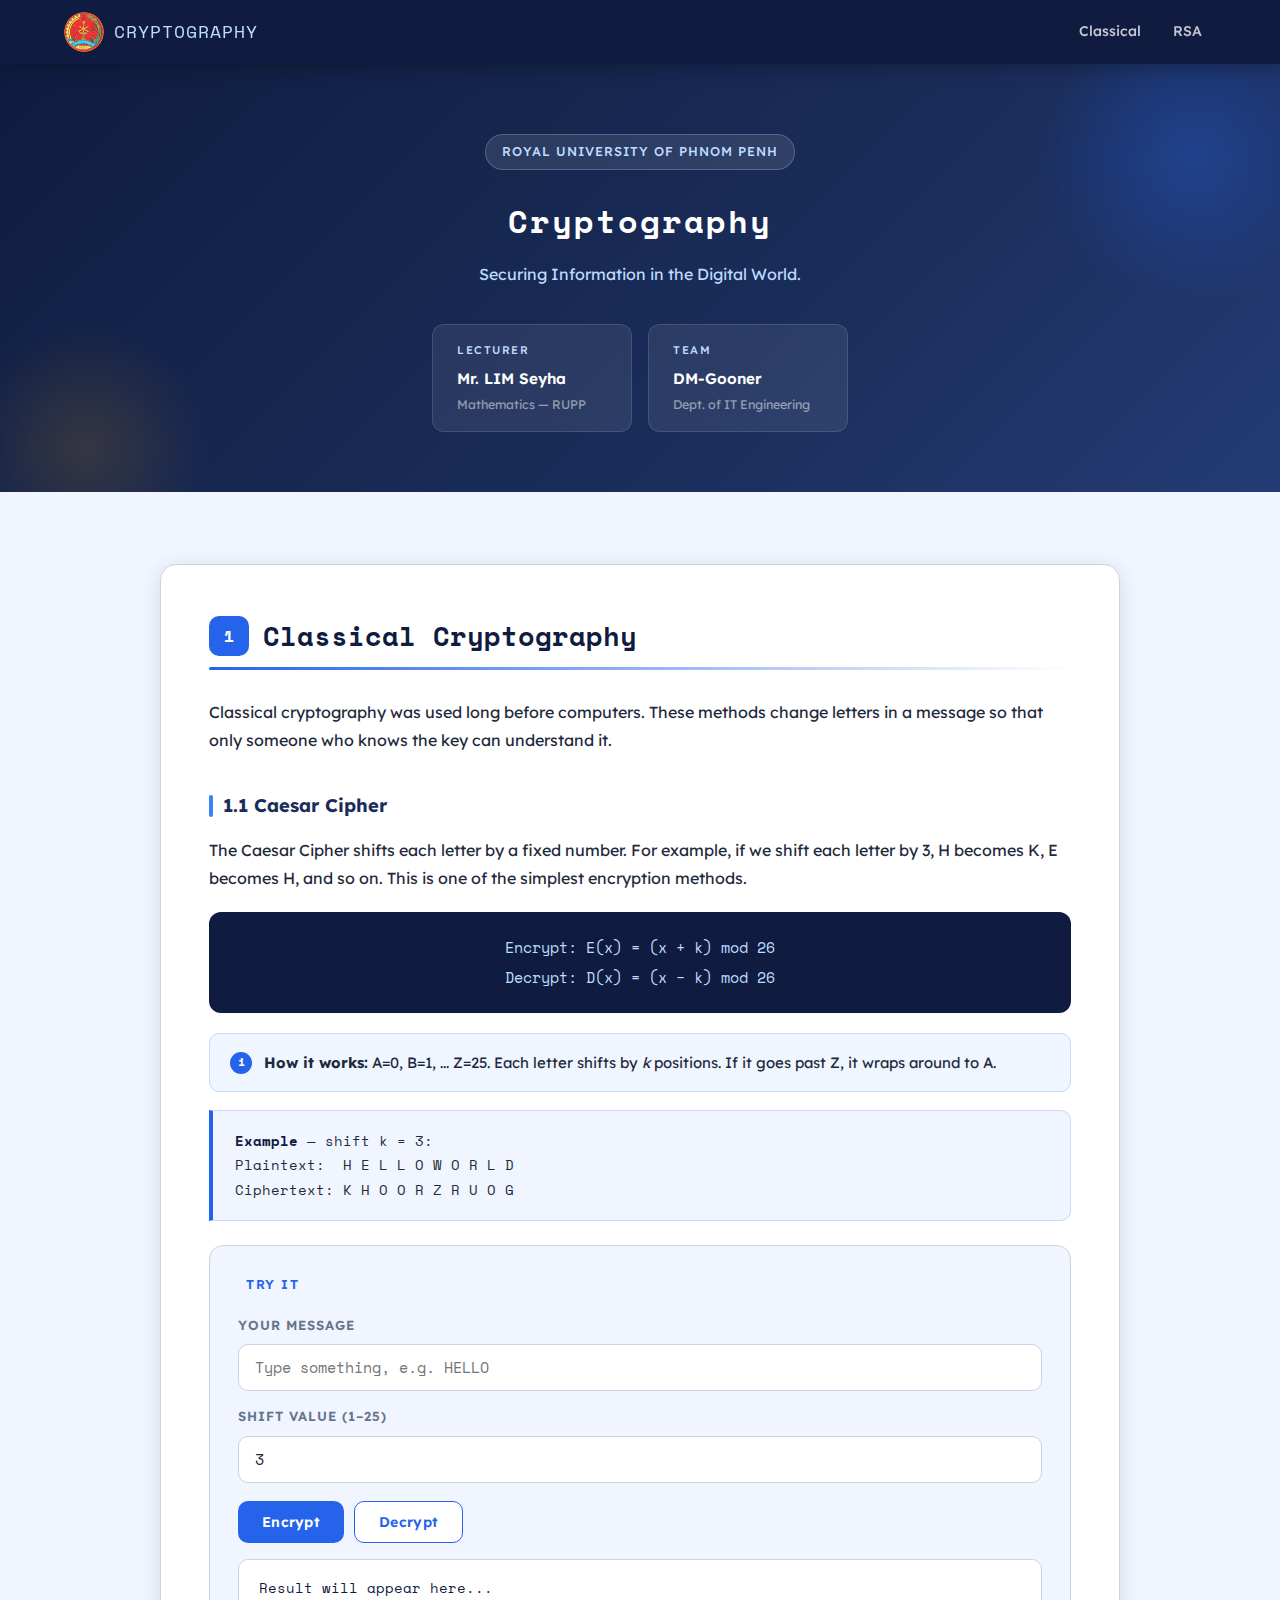
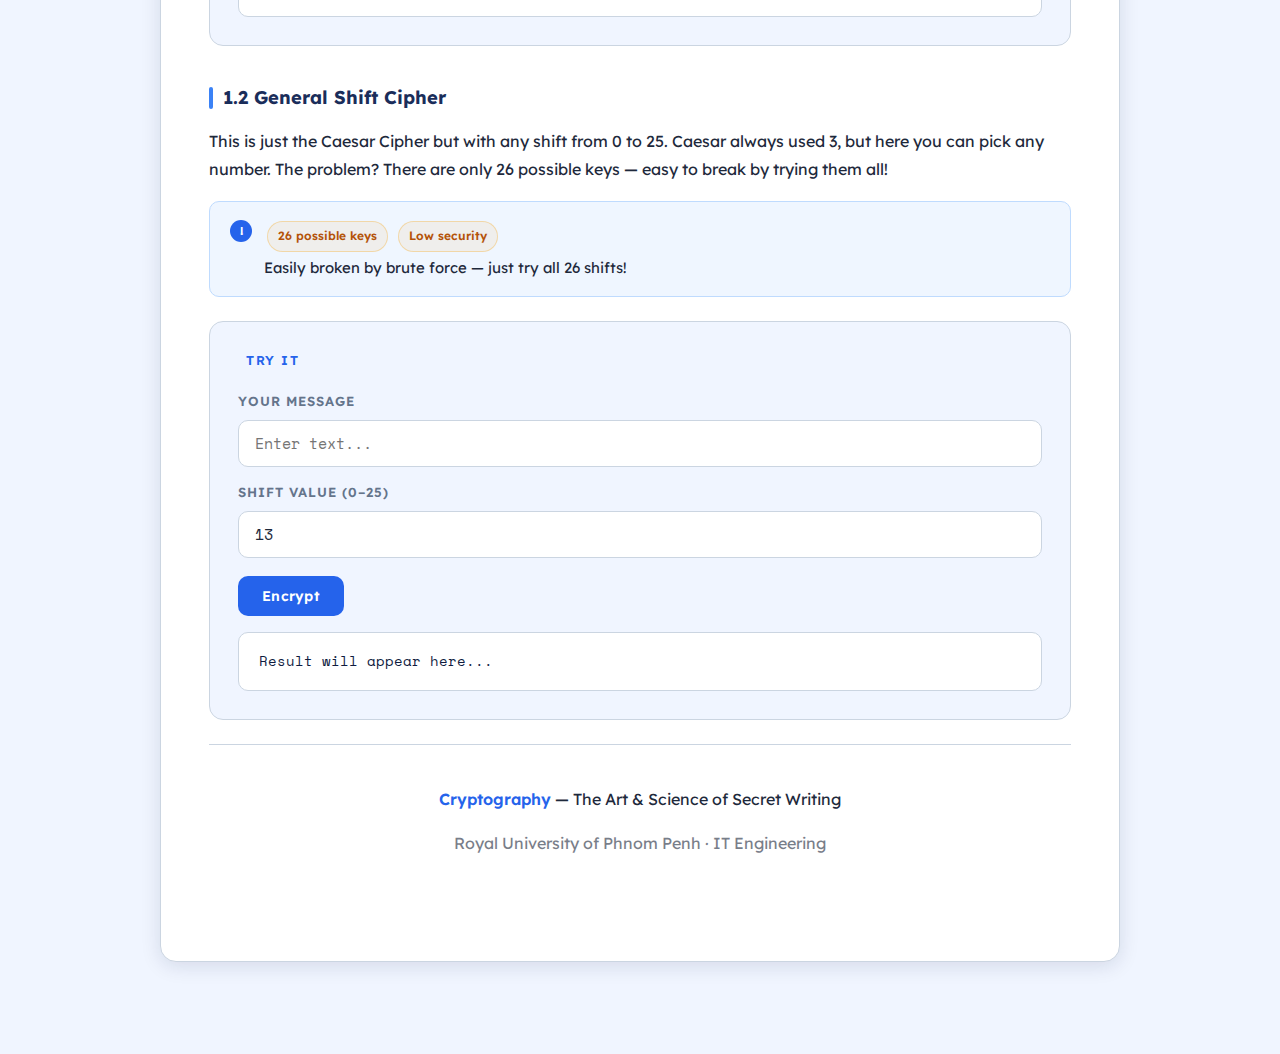
<file: index.html>
<!DOCTYPE html>
<html lang="en">
<head>
    <meta charset="UTF-8">
    <meta name="viewport" content="width=device-width, initial-scale=1.0">
    <title>Cryptography - Classical to Modern</title>
    <!-- Link to css -->
    <link rel="stylesheet" href="./style.css">
    <link href="https://fonts.googleapis.com/css2?family=Inter:wght@400;500;600;700&family=Space+Mono:wght@400;700&family=Lexend:wght@400;500;600;700&display=swap" rel="stylesheet">
    
</head>
<body>

<!-- ── NAV ── -->
<nav>
    <div class="nav-container">
        <a href="#" class="nav-brand">
            <span class="nav-brand-icon">
                <img src="[data-uri]" alt="RUPP Logo">
            </span>
            CRYPTOGRAPHY
        </a>
        <button class="nav-toggle" id="navToggle">
            <span></span><span></span><span></span>
        </button>
        <ul class="nav-menu" id="navMenu">
            <li class="nav-item" id="classicalItem">
                <a href="#classical" class="nav-link">Classical</a>
                <ul class="nav-dropdown">
                    <li><a href="#caesar" class="nav-link">Caesar Cipher</a></li>
                    <li><a href="#shift" class="nav-link">General Shift</a></li>
                </ul>
            </li>
            <li class="nav-item"><a href="#rsa" class="nav-link">RSA</a></li>
            
        </ul>
    </div>
</nav>

<div class="content-wrapper">

    <!-- ── HERO ── -->
    <div class="hero">
        <div class="hero-badge">Royal University of Phnom Penh</div>
        <h1>Cryptography</h1>
        <p class="hero-tagline">Securing Information in the Digital World.</p>
        <div class="hero-info">
            <div class="info-card">
                <div class="info-card-label">Lecturer</div>
                <div class="info-card-value">Mr. LIM Seyha</div>
                <div class="info-card-sub">Mathematics — RUPP</div>
            </div>
            <div class="info-card">
                <div class="info-card-label">Team</div>
                <div class="info-card-value">DM-Gooner</div>
                <div class="info-card-sub">Dept. of IT Engineering</div>
            </div>
        </div>

    </div>

    <div class="container">

        <!-- ── SECTION 1: CLASSICAL ── -->
        <section id="classical">
            <h2><span class="section-number">1</span> Classical Cryptography</h2>
            <div class="section-divider"></div>
            <p>Classical cryptography was used long before computers. These methods change letters in a message so that only someone who knows the key can understand it.</p>

            <!-- Caesar -->
            <div id="caesar">
                <h3>1.1 Caesar Cipher</h3>
                <p>The Caesar Cipher shifts each letter by a fixed number. For example, if we shift each letter by 3, H becomes K, E becomes H, and so on. This is one of the simplest encryption methods.</p>

                <div class="formula">
                    Encrypt: E(x) = (x + k) mod 26<br>
                    Decrypt: D(x) = (x − k) mod 26
                </div>

                <div class="note">
                    <span class="note-icon">i</span>
                    <div><strong>How it works:</strong> A=0, B=1, ... Z=25. Each letter shifts by <em>k</em> positions. If it goes past Z, it wraps around to A.</div>
                </div>

                <div class="example">
                    <strong>Example</strong> — shift k = 3:<br>
                    Plaintext:  &nbsp;H E L L O W O R L D<br>
                    Ciphertext: K H O O R Z R U O G
                </div>

                <div class="cipher-demo">
                    <div class="cipher-demo-title">Try It</div>
                    <div class="input-group">
                        <label>Your message</label>
                        <input type="text" id="caesarInput" placeholder="Type something, e.g. HELLO">
                    </div>
                    <div class="input-group">
                        <label>Shift value (1–25)</label>
                        <input type="number" id="caesarShift" min="1" max="25" value="3">
                    </div>
                    <div class="btn-row">
                        <button onclick="caesarEncrypt()">Encrypt</button>
                        <button class="btn-secondary" onclick="caesarDecrypt()">Decrypt</button>
                    </div>
                    <div class="output" id="caesarOutput">Result will appear here...</div>
                </div>
            </div>

            <!-- Shift -->
            <div id="shift">
                <h3>1.2 General Shift Cipher</h3>
                <p>This is just the Caesar Cipher but with any shift from 0 to 25. Caesar always used 3, but here you can pick any number. The problem? There are only 26 possible keys — easy to break by trying them all!</p>

                <div class="note">
                    <span class="note-icon">!</span>
                    <div>
                        <span class="tag warning">26 possible keys</span>
                        <span class="tag warning">Low security</span>
                        <br>Easily broken by brute force — just try all 26 shifts!
                    </div>
                </div>

                <div class="cipher-demo">
                    <div class="cipher-demo-title">Try It</div>
                    <div class="input-group">
                        <label>Your message</label>
                        <input type="text" id="shiftInput" placeholder="Enter text...">
                    </div>
                    <div class="input-group">
                        <label>Shift value (0–25)</label>
                        <input type="number" id="shiftValue" min="0" max="25" value="13">
                    </div>
                    <div class="btn-row">
                        <button onclick="shiftEncrypt()">Encrypt</button>
                    </div>
                    <div class="output" id="shiftOutput">Result will appear here...</div>
                </div>
            </div>

        
        <footer>
            <p><span>Cryptography</span> — The Art &amp; Science of Secret Writing</p>
            <p style="margin-top: 6px; opacity: 0.6;">Royal University of Phnom Penh · IT Engineering</p>
        </footer>
    </div>
</div>
</body>
<script src="./script.js"></script>
</html>
</file>
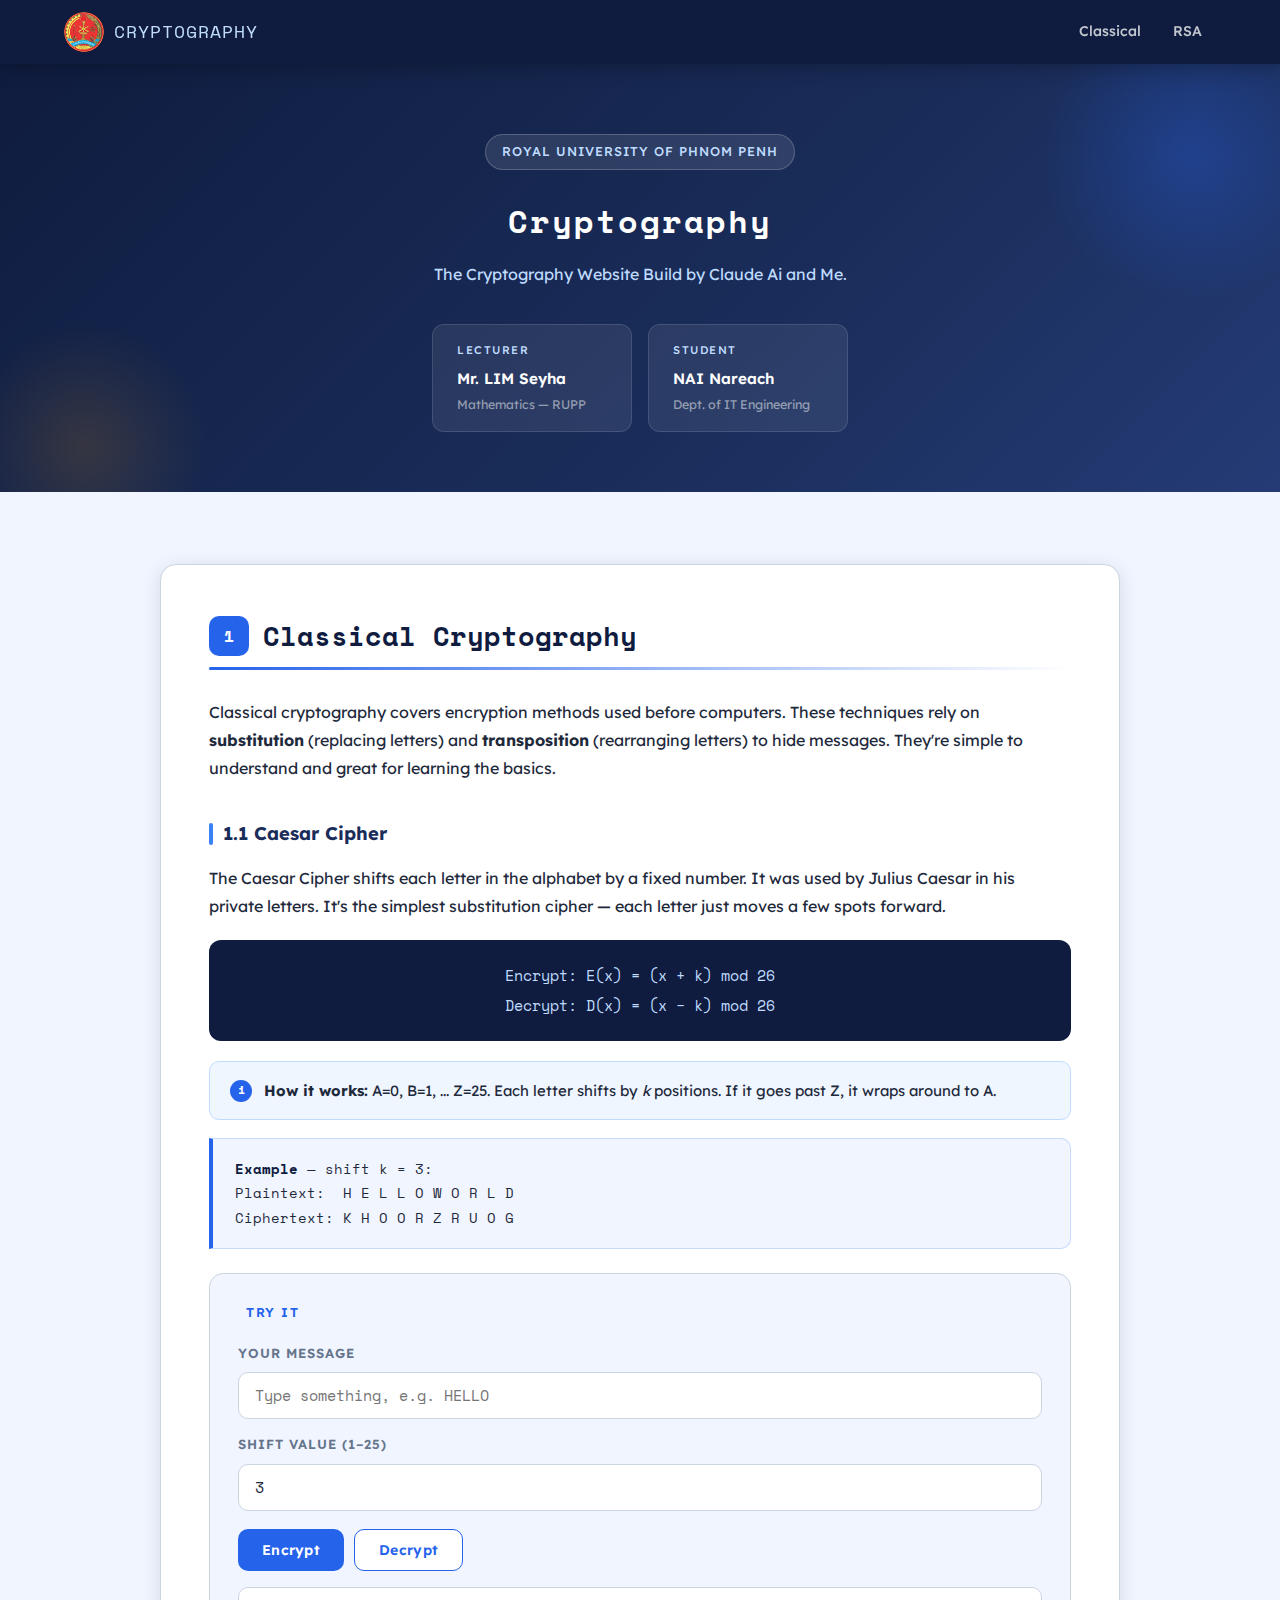
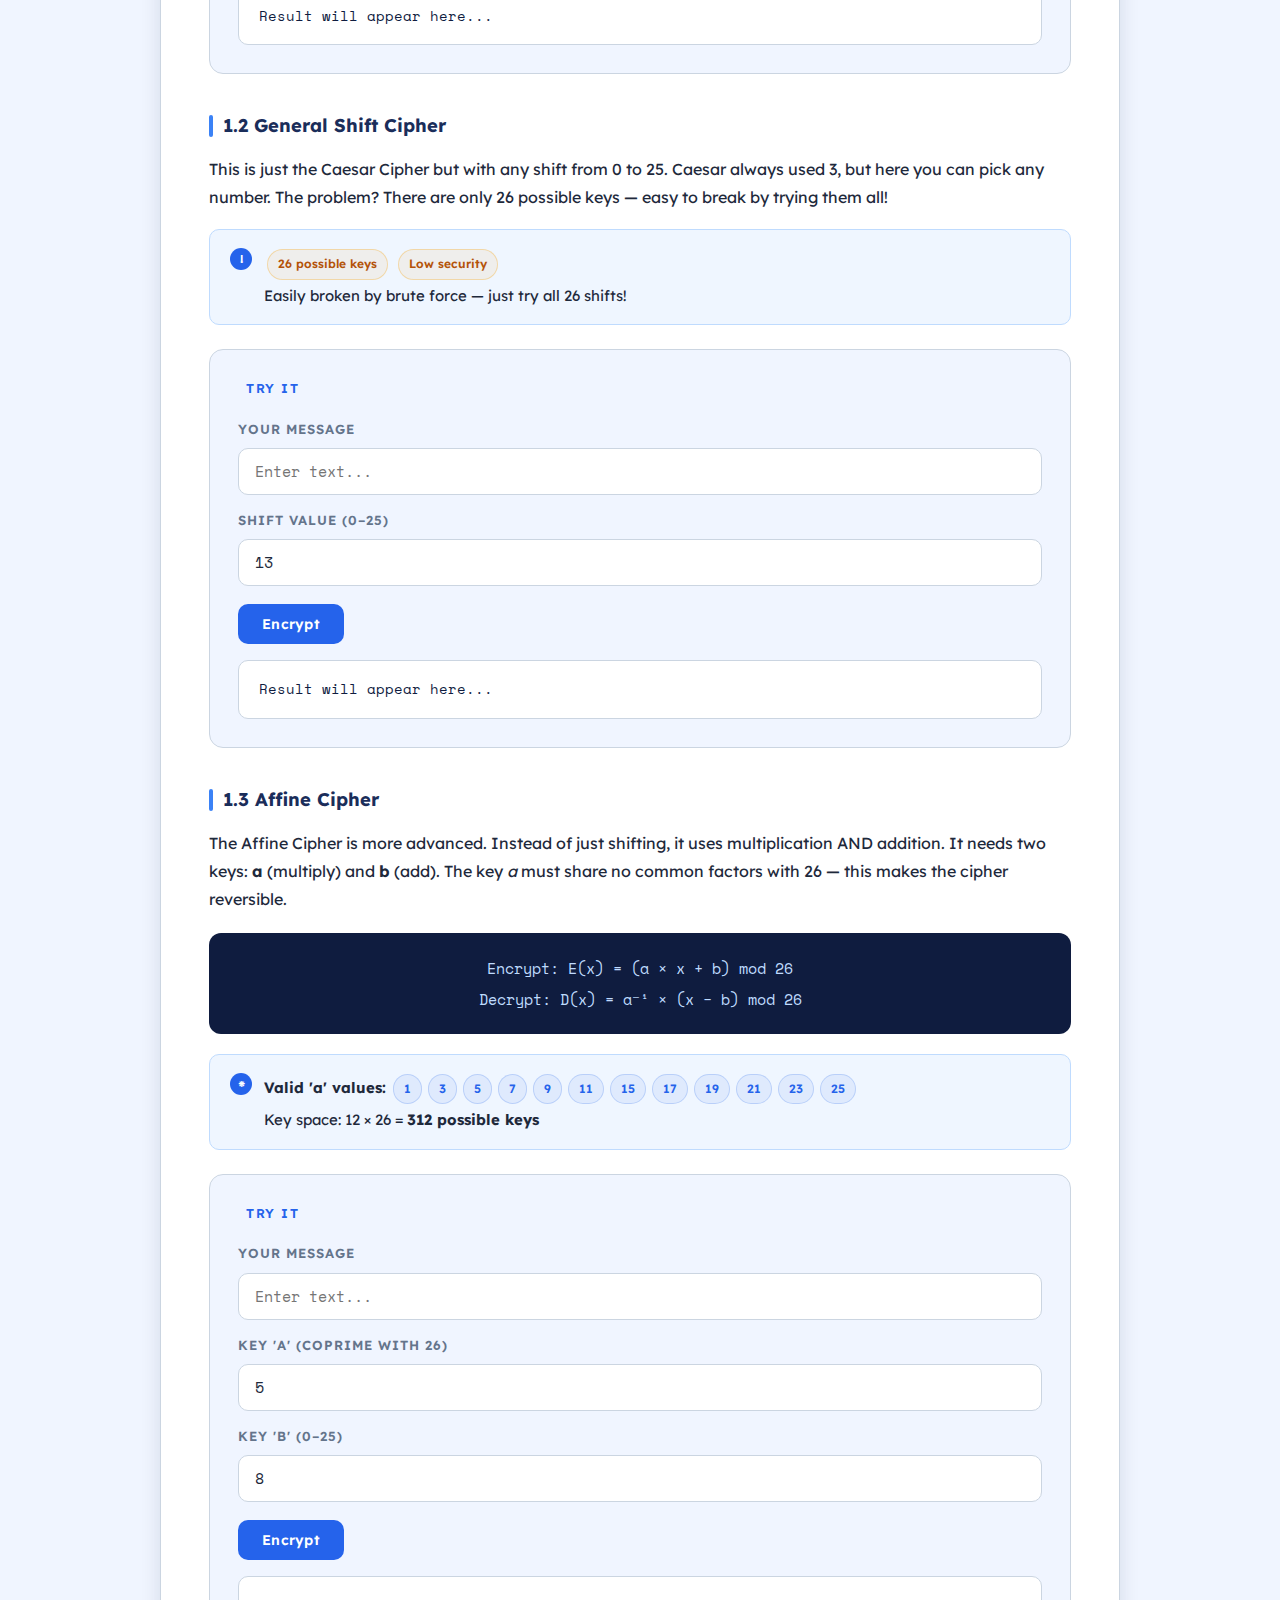
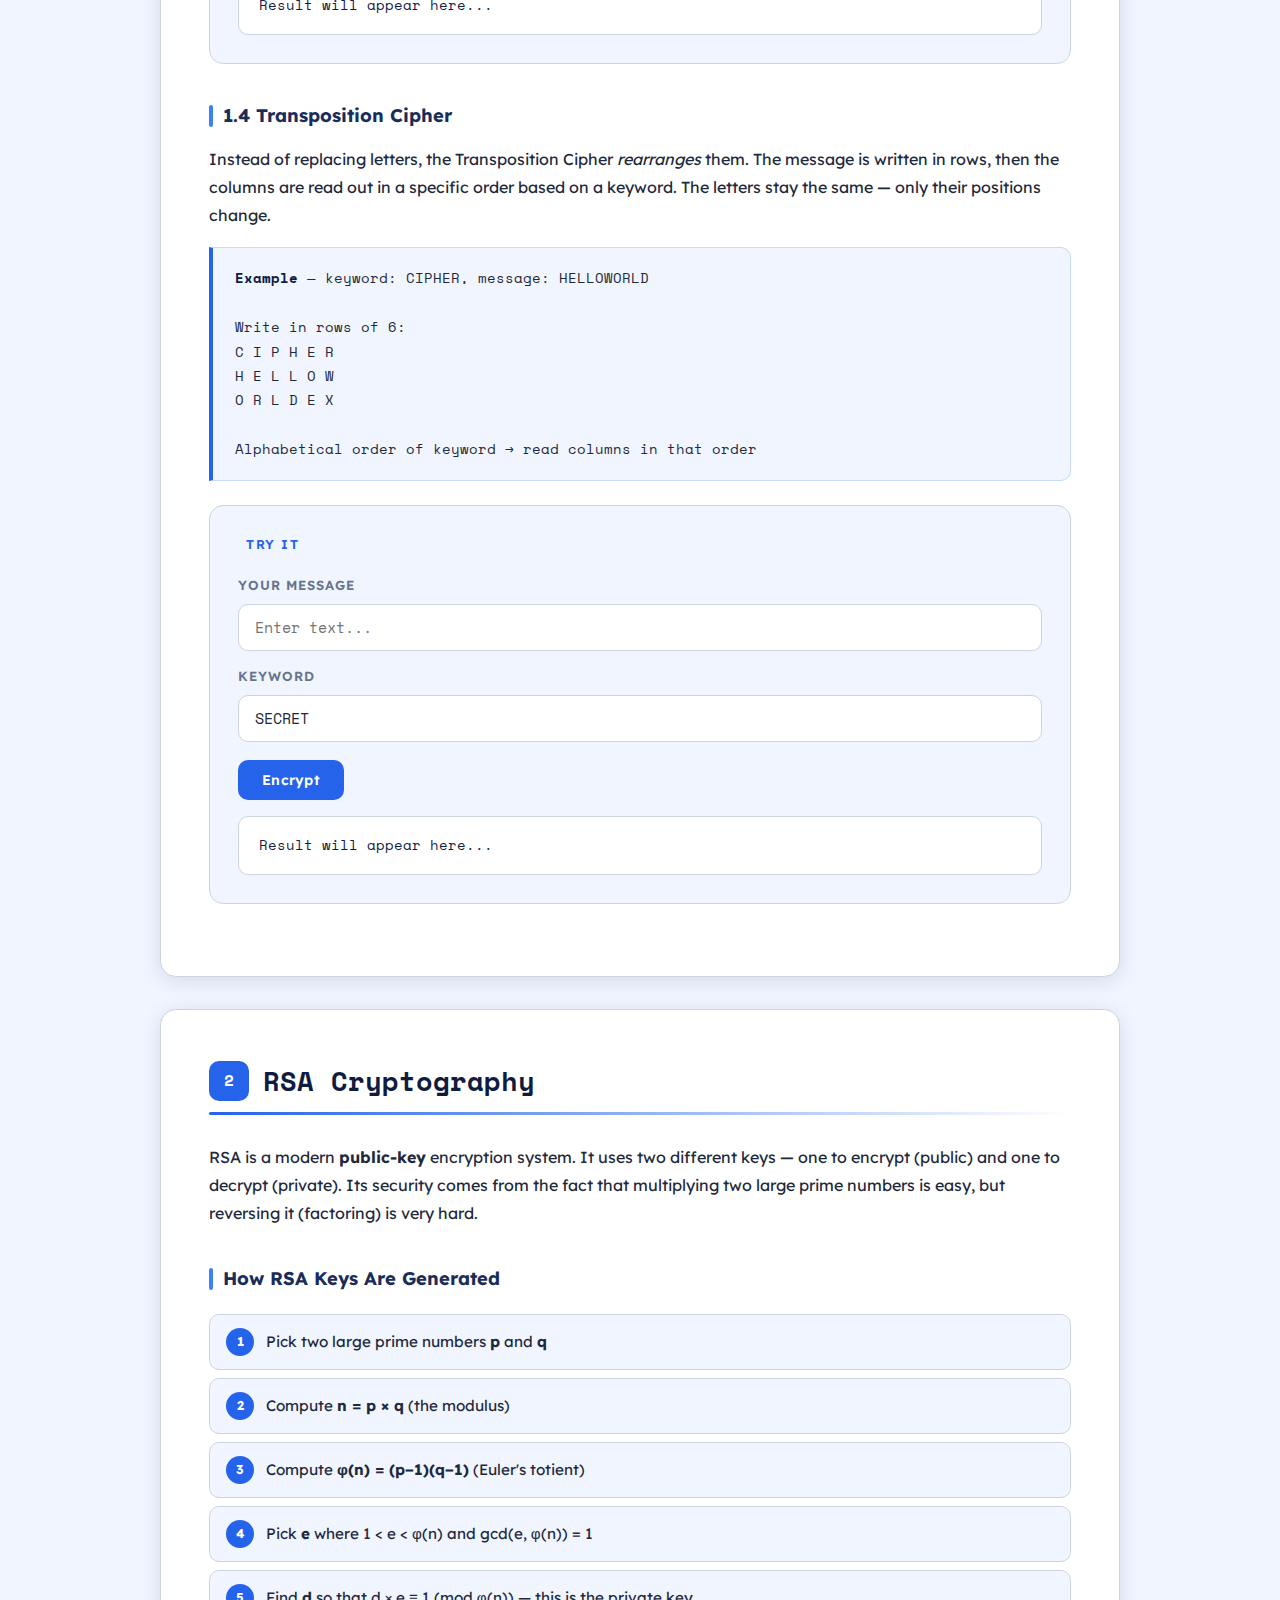
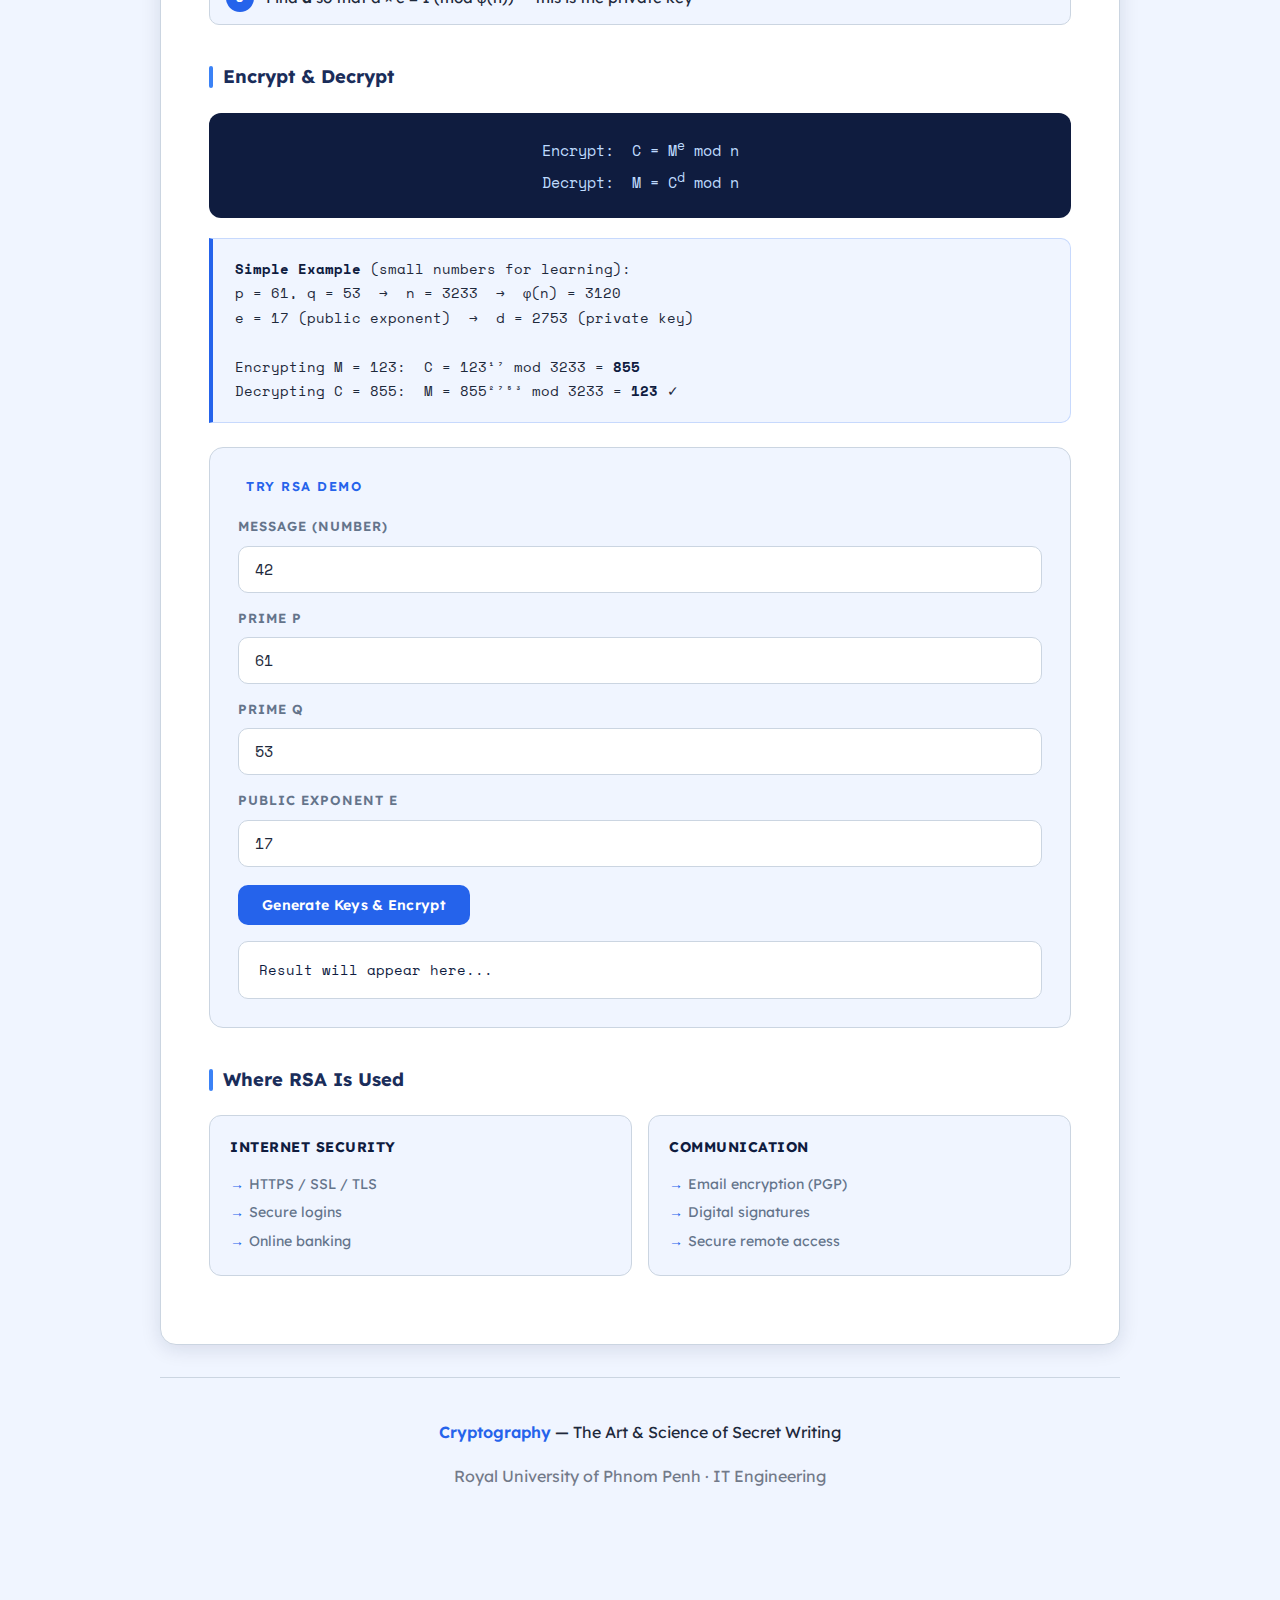
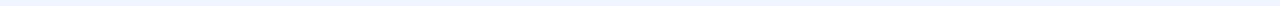
<file: crypto.html>
<!DOCTYPE html>
<html lang="en">
<head>
    <meta charset="UTF-8">
    <meta name="viewport" content="width=device-width, initial-scale=1.0">
    <title>Cryptography - Classical to Modern</title>
    <link href="https://fonts.googleapis.com/css2?family=Inter:wght@400;500;600;700&family=Space+Mono:wght@400;700&family=Lexend:wght@400;500;600;700&display=swap" rel="stylesheet">
    <style>
        :root {
            --navy: #0f1c3f;
            --navy-mid: #1a2d5a;
            --navy-light: #243b75;
            --blue: #2563eb;
            --blue-light: #3b82f6;
            --sky: #bfdbfe;
            --white: #ffffff;
            --off-white: #f0f5ff;
            --text: #1e293b;
            --text-muted: #64748b;
            --border: #cbd5e1;
            --accent: #f59e0b;
            --success: #10b981;
            --card-shadow: 0 4px 20px rgba(15, 28, 63, 0.12);
        }

        * { margin: 0; padding: 0; box-sizing: border-box; }

        html { scroll-behavior: smooth; }

        body {
            font-family: 'Lexend', sans-serif;
            background: var(--off-white);
            color: var(--text);
            line-height: 1.7;
        }

        /* ── NAV ── */
        nav {
            position: fixed;
            top: 0; left: 0; right: 0;
            background: var(--navy);
            z-index: 1000;
            box-shadow: 0 2px 20px rgba(0,0,0,0.3);
        }

        .nav-container {
            max-width: 1200px;
            margin: 0 auto;
            padding: 0 24px;
            display: flex;
            align-items: center;
            justify-content: space-between;
            height: 64px;
        }

        .nav-brand {
            font-family: 'Space Mono', monospace;
            color: var(--sky);
            font-size: 1.1rem;
            text-decoration: none;
            letter-spacing: 1px;
            display: flex;
            align-items: center;
            gap: 10px;
        }

        .nav-brand-icon {
            width: 40px;
            height: 40px;
            border-radius: 50%;
            overflow: hidden;
            display: flex;
            align-items: center;
            justify-content: center;
            flex-shrink: 0;
        }

        .nav-brand-icon img {
            width: 100%;
            height: 100%;
            object-fit: cover;
        }

        .nav-menu {
            display: flex;
            list-style: none;
            gap: 4px;
        }

        .nav-item { position: relative; }

        .nav-link {
            color: rgba(255,255,255,0.75);
            text-decoration: none;
            padding: 8px 14px;
            font-size: 0.88rem;
            font-weight: 500;
            border-radius: 8px;
            display: block;
            transition: all 0.2s;
            white-space: nowrap;
        }

        .nav-link:hover {
            background: rgba(255,255,255,0.1);
            color: var(--white);
        }

        .nav-dropdown {
            display: none;
            position: absolute;
            top: calc(100% + 8px);
            left: 0;
            background: var(--navy-mid);
            border: 1px solid rgba(255,255,255,0.1);
            border-radius: 10px;
            min-width: 200px;
            padding: 8px;
            box-shadow: 0 8px 30px rgba(0,0,0,0.4);
        }

        .nav-item:hover .nav-dropdown { display: block; animation: dropIn 0.2s ease; }

        .nav-dropdown .nav-link { font-size: 0.85rem; padding: 10px 14px; color: rgba(255,255,255,0.7); }
        .nav-dropdown .nav-link:hover { color: var(--white); background: rgba(255,255,255,0.08); }

        @keyframes dropIn { from { opacity:0; transform:translateY(-6px); } to { opacity:1; transform:translateY(0); } }

        .nav-toggle {
            display: none;
            background: none; border: none; cursor: pointer;
            flex-direction: column; gap: 5px; padding: 4px;
        }
        .nav-toggle span {
            display: block; width: 24px; height: 2px;
            background: var(--white); border-radius: 2px; transition: 0.3s;
        }

        /* ── CONTENT WRAPPER ── */
        .content-wrapper { padding-top: 64px; }

        /* ── HERO HEADER ── */
        .hero {
            background: linear-gradient(135deg, var(--navy) 0%, var(--navy-mid) 60%, var(--navy-light) 100%);
            padding: 70px 24px 60px;
            text-align: center;
            position: relative;
            overflow: hidden;
        }

        .hero::before {
            content: '';
            position: absolute;
            top: -60px; right: -60px;
            width: 300px; height: 300px;
            background: radial-gradient(circle, rgba(37,99,235,0.3) 0%, transparent 70%);
            border-radius: 50%;
        }

        .hero::after {
            content: '';
            position: absolute;
            bottom: -80px; left: -40px;
            width: 250px; height: 250px;
            background: radial-gradient(circle, rgba(245,158,11,0.15) 0%, transparent 70%);
            border-radius: 50%;
        }

        .hero-badge {
            display: inline-block;
            background: rgba(255,255,255,0.1);
            border: 1px solid rgba(255,255,255,0.2);
            color: var(--sky);
            font-size: 0.8rem;
            font-weight: 500;
            padding: 6px 16px;
            border-radius: 999px;
            margin-bottom: 24px;
            letter-spacing: 1px;
            text-transform: uppercase;
            position: relative; z-index: 1;
        }

        .hero h1 {
            font-family: 'Space Mono', monospace;
            font-size: clamp(1.2rem, 6vw, 2rem);
            color: var(--white);
            margin-bottom: 12px;
            letter-spacing: 2px;
            position: relative; z-index: 1;
        }

        .hero-tagline {
            color: var(--sky);
            font-size: 1rem;
            margin-bottom: 36px;
            position: relative; z-index: 1;
        }

        .hero-info {
            display: inline-flex;
            flex-wrap: wrap;
            gap: 16px;
            justify-content: center;
            position: relative; z-index: 1;
        }

        .info-card {
            background: rgba(255,255,255,0.08);
            border: 1px solid rgba(255,255,255,0.12);
            border-radius: 12px;
            padding: 16px 24px;
            text-align: left;
            min-width: 200px;
        }

        .info-card-label {
            color: var(--sky);
            font-size: 0.7rem;
            font-weight: 500;
            text-transform: uppercase;
            letter-spacing: 1.5px;
            margin-bottom: 6px;
        }

        .info-card-value {
            color: var(--white);
            font-size: 0.95rem;
            font-weight: 600;
        }

        .info-card-sub {
            color: rgba(255,255,255,0.5);
            font-size: 0.78rem;
            margin-top: 2px;
        }

        /* ── CONTAINER ── */
        .container {
            max-width: 1000px;
            margin: 0 auto;
            padding: 40px 20px 60px;
        }

        /* ── SECTION ── */
        section {
            background: var(--white);
            border-radius: 16px;
            padding: 48px;
            margin: 32px 0;
            box-shadow: var(--card-shadow);
            scroll-margin-top: 80px;
            border: 1px solid var(--border);
        }

        h2 {
            font-family: 'Space Mono', monospace;
            font-size: 1.7rem;
            color: var(--navy);
            margin-bottom: 8px;
            display: flex;
            align-items: center;
            gap: 14px;
        }

        .section-number {
            display: inline-flex;
            align-items: center;
            justify-content: center;
            width: 40px; height: 40px;
            background: var(--blue);
            color: var(--white);
            border-radius: 10px;
            font-size: 1rem;
            font-weight: 700;
            flex-shrink: 0;
        }

        .section-divider {
            height: 3px;
            background: linear-gradient(90deg, var(--blue), transparent);
            border-radius: 4px;
            margin-bottom: 28px;
        }

        h3 {
            font-size: 1.15rem;
            color: var(--navy-mid);
            margin: 36px 0 14px;
            font-weight: 700;
            display: flex;
            align-items: center;
            gap: 10px;
            scroll-margin-top: 80px;
        }

        h3::before {
            content: '';
            display: block;
            width: 4px; height: 22px;
            background: var(--blue-light);
            border-radius: 4px;
        }

        p { font-size: 1rem; margin-bottom: 16px; color: var(--text); line-height: 1.75; }

        /* ── FORMULA ── */
        .formula {
            background: var(--navy);
            color: var(--sky);
            padding: 20px 28px;
            border-radius: 12px;
            font-family: 'Space Mono', monospace;
            font-size: 0.95rem;
            margin: 20px 0;
            text-align: center;
            line-height: 2;
        }

        /* ── EXAMPLE BOX ── */
        .example {
            background: var(--off-white);
            border: 1px solid #c7d9fd;
            border-left: 4px solid var(--blue);
            border-radius: 0 10px 10px 0;
            padding: 18px 22px;
            margin: 18px 0;
            font-family: 'Space Mono', monospace;
            font-size: 0.85rem;
            line-height: 1.8;
        }

        .example strong { color: var(--navy); }

        /* ── CIPHER DEMO ── */
        .cipher-demo {
            background: var(--off-white);
            border: 1px solid var(--border);
            border-radius: 14px;
            padding: 28px;
            margin: 24px 0;
        }

        .cipher-demo-title {
            font-size: 0.8rem;
            font-weight: 600;
            text-transform: uppercase;
            letter-spacing: 1.5px;
            color: var(--blue);
            margin-bottom: 18px;
            display: flex;
            align-items: center;
            gap: 8px;
        }

        .cipher-demo-title::before {
            content: '';
        }

        .input-group { margin: 14px 0; }

        label {
            display: block;
            font-size: 0.82rem;
            font-weight: 600;
            text-transform: uppercase;
            letter-spacing: 1px;
            color: var(--text-muted);
            margin-bottom: 8px;
        }

        input[type="text"],
        input[type="number"],
        textarea {
            width: 100%;
            padding: 12px 16px;
            font-family: 'Space Mono', monospace;
            font-size: 0.92rem;
            border: 1.5px solid var(--border);
            background: var(--white);
            border-radius: 10px;
            transition: all 0.2s;
            color: var(--text);
        }

        input:focus, textarea:focus {
            outline: none;
            border-color: var(--blue);
            box-shadow: 0 0 0 3px rgba(37,99,235,0.1);
        }

        .btn-row { display: flex; gap: 10px; flex-wrap: wrap; margin-top: 18px; }

        button {
            font-family: 'Lexend', sans-serif;
            font-size: 0.88rem;
            font-weight: 600;
            padding: 11px 24px;
            background: var(--blue);
            color: var(--white);
            border: none;
            border-radius: 10px;
            cursor: pointer;
            transition: all 0.2s;
            letter-spacing: 0.3px;
        }

        button:hover { background: var(--navy-mid); transform: translateY(-1px); }
        button:active { transform: translateY(0); }

        button.btn-secondary {
            background: var(--white);
            color: var(--blue);
            border: 1.5px solid var(--blue);
        }
        button.btn-secondary:hover { background: var(--off-white); }

        .output {
            margin-top: 16px;
            padding: 16px 20px;
            background: var(--white);
            border: 1.5px solid var(--border);
            border-radius: 10px;
            font-family: 'Space Mono', monospace;
            font-size: 0.9rem;
            min-height: 52px;
            color: var(--navy);
            line-height: 1.7;
        }

        /* ── TIPS / NOTES ── */
        .note {
            background: #eff6ff;
            border: 1px solid #bfdbfe;
            border-radius: 10px;
            padding: 16px 20px;
            margin: 18px 0;
            font-size: 0.93rem;
            display: flex;
            gap: 12px;
        }

        .note-icon {
            font-size: 0.75rem;
            font-weight: 700;
            flex-shrink: 0;
            margin-top: 2px;
            width: 22px;
            height: 22px;
            background: var(--blue);
            color: var(--white);
            border-radius: 50%;
            display: flex;
            align-items: center;
            justify-content: center;
            font-family: 'Space Mono', monospace;
        }

        /* ── TAGS ── */
        .tag {
            display: inline-block;
            background: rgba(37,99,235,0.08);
            color: var(--blue);
            font-size: 0.75rem;
            font-weight: 600;
            padding: 4px 10px;
            border-radius: 999px;
            border: 1px solid rgba(37,99,235,0.2);
            margin: 3px;
        }

        .tag.warning { background: rgba(245,158,11,0.08); color: #b45309; border-color: rgba(245,158,11,0.3); }
        .tag.success { background: rgba(16,185,129,0.08); color: #065f46; border-color: rgba(16,185,129,0.3); }

        /* ── RSA STEP LIST ── */
        .steps {
            counter-reset: step;
            list-style: none;
            margin: 20px 0;
        }

        .steps li {
            counter-increment: step;
            position: relative;
            padding: 14px 20px 14px 56px;
            margin: 8px 0;
            background: var(--off-white);
            border-radius: 10px;
            border: 1px solid var(--border);
            font-size: 0.95rem;
        }

        .steps li::before {
            content: counter(step);
            position: absolute;
            left: 16px; top: 50%; transform: translateY(-50%);
            width: 28px; height: 28px;
            background: var(--blue);
            color: var(--white);
            font-weight: 700;
            font-size: 0.8rem;
            border-radius: 50%;
            display: flex; align-items: center; justify-content: center;
        }

        /* ── MISC GRID ── */
        .grid-2 {
            display: grid;
            grid-template-columns: 1fr 1fr;
            gap: 16px;
            margin: 20px 0;
        }

        .mini-card {
            background: var(--off-white);
            border: 1px solid var(--border);
            border-radius: 12px;
            padding: 20px;
        }

        .mini-card h4 {
            font-size: 0.88rem;
            font-weight: 700;
            color: var(--navy);
            margin-bottom: 10px;
            text-transform: uppercase;
            letter-spacing: 0.5px;
        }

        .mini-card ul {
            list-style: none;
            font-size: 0.88rem;
            color: var(--text-muted);
            line-height: 2;
        }

        .mini-card ul li::before { content: '→ '; color: var(--blue); font-weight: 700; }

        /* ── FOOTER ── */
        footer {
            text-align: center;
            padding: 40px 20px;
            color: var(--text-muted);
            font-size: 0.88rem;
            border-top: 1px solid var(--border);
        }

        footer span { color: var(--blue); font-weight: 600; }

        /* ── RESPONSIVE ── */
        @media (max-width: 768px) {
            .nav-toggle { display: flex; }

            .nav-menu {
                position: fixed;
                top: 64px; left: -100%;
                width: 280px; height: calc(100vh - 64px);
                background: var(--navy);
                flex-direction: column;
                padding: 16px;
                gap: 4px;
                transition: left 0.3s;
                overflow-y: auto;
                border-right: 1px solid rgba(255,255,255,0.1);
            }

            .nav-menu.active { left: 0; }
            .nav-toggle.active span:nth-child(1) { transform: rotate(45deg) translate(5px, 5px); }
            .nav-toggle.active span:nth-child(2) { opacity: 0; }
            .nav-toggle.active span:nth-child(3) { transform: rotate(-45deg) translate(5px, -5px); }

            .nav-dropdown { position: static; display: none; box-shadow: none; border: none; background: rgba(255,255,255,0.05); border-radius: 8px; margin-top: 4px; }
            .nav-item.open .nav-dropdown { display: block; }

            section { padding: 28px 20px; }
            .grid-2 { grid-template-columns: 1fr; }
            .hero-info { flex-direction: column; align-items: center; }
            .info-card { width: 100%; max-width: 320px; }
            h2 { font-size: 1.4rem; }
        }
    </style>
</head>
<body>

<!-- ── NAV ── -->
<nav>
    <div class="nav-container">
        <a href="#" class="nav-brand">
            <span class="nav-brand-icon">
                <img src="[data-uri]" alt="RUPP Logo">
            </span>
            CRYPTOGRAPHY
        </a>
        <button class="nav-toggle" id="navToggle">
            <span></span><span></span><span></span>
        </button>
        <ul class="nav-menu" id="navMenu">
            <li class="nav-item" id="classicalItem">
                <a href="#classical" class="nav-link">Classical</a>
                <ul class="nav-dropdown">
                    <li><a href="#caesar" class="nav-link">Caesar Cipher</a></li>
                    <li><a href="#shift" class="nav-link">General Shift</a></li>
                    <li><a href="#affine" class="nav-link">Affine Cipher</a></li>
                    <li><a href="#transposition" class="nav-link">Transposition</a></li>
                </ul>
            </li>
            <li class="nav-item"><a href="#rsa" class="nav-link">RSA</a></li>
            
        </ul>
    </div>
</nav>

<div class="content-wrapper">

    <!-- ── HERO ── -->
    <div class="hero">
        <div class="hero-badge">Royal University of Phnom Penh</div>
        <h1>Cryptography</h1>
        <p class="hero-tagline">The Cryptography Website Build by Claude Ai and Me.</p>
        <div class="hero-info">
            <div class="info-card">
                <div class="info-card-label">Lecturer</div>
                <div class="info-card-value">Mr. LIM Seyha</div>
                <div class="info-card-sub">Mathematics — RUPP</div>
            </div>
            <div class="info-card">
                <div class="info-card-label">Student</div>
                <div class="info-card-value">NAI Nareach</div>
                <div class="info-card-sub">Dept. of IT Engineering</div>
            </div>
        </div>
    </div>

    <div class="container">

        <!-- ── SECTION 1: CLASSICAL ── -->
        <section id="classical">
            <h2><span class="section-number">1</span> Classical Cryptography</h2>
            <div class="section-divider"></div>
            <p>Classical cryptography covers encryption methods used before computers. These techniques rely on <strong>substitution</strong> (replacing letters) and <strong>transposition</strong> (rearranging letters) to hide messages. They're simple to understand and great for learning the basics.</p>

            <!-- Caesar -->
            <div id="caesar">
                <h3>1.1 Caesar Cipher</h3>
                <p>The Caesar Cipher shifts each letter in the alphabet by a fixed number. It was used by Julius Caesar in his private letters. It's the simplest substitution cipher — each letter just moves a few spots forward.</p>

                <div class="formula">
                    Encrypt: E(x) = (x + k) mod 26<br>
                    Decrypt: D(x) = (x − k) mod 26
                </div>

                <div class="note">
                    <span class="note-icon">i</span>
                    <div><strong>How it works:</strong> A=0, B=1, ... Z=25. Each letter shifts by <em>k</em> positions. If it goes past Z, it wraps around to A.</div>
                </div>

                <div class="example">
                    <strong>Example</strong> — shift k = 3:<br>
                    Plaintext:  &nbsp;H E L L O W O R L D<br>
                    Ciphertext: K H O O R Z R U O G
                </div>

                <div class="cipher-demo">
                    <div class="cipher-demo-title">Try It</div>
                    <div class="input-group">
                        <label>Your message</label>
                        <input type="text" id="caesarInput" placeholder="Type something, e.g. HELLO">
                    </div>
                    <div class="input-group">
                        <label>Shift value (1–25)</label>
                        <input type="number" id="caesarShift" min="1" max="25" value="3">
                    </div>
                    <div class="btn-row">
                        <button onclick="caesarEncrypt()">Encrypt</button>
                        <button class="btn-secondary" onclick="caesarDecrypt()">Decrypt</button>
                    </div>
                    <div class="output" id="caesarOutput">Result will appear here...</div>
                </div>
            </div>

            <!-- Shift -->
            <div id="shift">
                <h3>1.2 General Shift Cipher</h3>
                <p>This is just the Caesar Cipher but with any shift from 0 to 25. Caesar always used 3, but here you can pick any number. The problem? There are only 26 possible keys — easy to break by trying them all!</p>

                <div class="note">
                    <span class="note-icon">!</span>
                    <div>
                        <span class="tag warning">26 possible keys</span>
                        <span class="tag warning">Low security</span>
                        <br>Easily broken by brute force — just try all 26 shifts!
                    </div>
                </div>

                <div class="cipher-demo">
                    <div class="cipher-demo-title">Try It</div>
                    <div class="input-group">
                        <label>Your message</label>
                        <input type="text" id="shiftInput" placeholder="Enter text...">
                    </div>
                    <div class="input-group">
                        <label>Shift value (0–25)</label>
                        <input type="number" id="shiftValue" min="0" max="25" value="13">
                    </div>
                    <div class="btn-row">
                        <button onclick="shiftEncrypt()">Encrypt</button>
                    </div>
                    <div class="output" id="shiftOutput">Result will appear here...</div>
                </div>
            </div>

            <!-- Affine -->
            <div id="affine">
                <h3>1.3 Affine Cipher</h3>
                <p>The Affine Cipher is more advanced. Instead of just shifting, it uses multiplication AND addition. It needs two keys: <strong>a</strong> (multiply) and <strong>b</strong> (add). The key <em>a</em> must share no common factors with 26 — this makes the cipher reversible.</p>

                <div class="formula">
                    Encrypt: E(x) = (a × x + b) mod 26<br>
                    Decrypt: D(x) = a⁻¹ × (x − b) mod 26
                </div>

                <div class="note">
                    <span class="note-icon">*</span>
                    <div>
                        <strong>Valid 'a' values:</strong>
                        <span class="tag">1</span><span class="tag">3</span><span class="tag">5</span><span class="tag">7</span><span class="tag">9</span><span class="tag">11</span><span class="tag">15</span><span class="tag">17</span><span class="tag">19</span><span class="tag">21</span><span class="tag">23</span><span class="tag">25</span>
                        <br>Key space: 12 × 26 = <strong>312 possible keys</strong>
                    </div>
                </div>

                <div class="cipher-demo">
                    <div class="cipher-demo-title">Try It</div>
                    <div class="input-group">
                        <label>Your message</label>
                        <input type="text" id="affineInput" placeholder="Enter text...">
                    </div>
                    <div class="input-group">
                        <label>Key 'a' (coprime with 26)</label>
                        <input type="number" id="affineA" value="5">
                    </div>
                    <div class="input-group">
                        <label>Key 'b' (0–25)</label>
                        <input type="number" id="affineB" value="8">
                    </div>
                    <div class="btn-row">
                        <button onclick="affineEncrypt()">Encrypt</button>
                    </div>
                    <div class="output" id="affineOutput">Result will appear here...</div>
                </div>
            </div>

            <!-- Transposition -->
            <div id="transposition">
                <h3>1.4 Transposition Cipher</h3>
                <p>Instead of replacing letters, the Transposition Cipher <em>rearranges</em> them. The message is written in rows, then the columns are read out in a specific order based on a keyword. The letters stay the same — only their positions change.</p>

                <div class="example">
                    <strong>Example</strong> — keyword: CIPHER, message: HELLOWORLD<br><br>
                    Write in rows of 6:<br>
                    C&nbsp;I&nbsp;P&nbsp;H&nbsp;E&nbsp;R<br>
                    H&nbsp;E&nbsp;L&nbsp;L&nbsp;O&nbsp;W<br>
                    O&nbsp;R&nbsp;L&nbsp;D&nbsp;E&nbsp;X<br><br>
                    Alphabetical order of keyword → read columns in that order
                </div>

                <div class="cipher-demo">
                    <div class="cipher-demo-title">Try It</div>
                    <div class="input-group">
                        <label>Your message</label>
                        <input type="text" id="transInput" placeholder="Enter text...">
                    </div>
                    <div class="input-group">
                        <label>Keyword</label>
                        <input type="text" id="transKey" value="SECRET" placeholder="e.g. SECRET">
                    </div>
                    <div class="btn-row">
                        <button onclick="transpositionEncrypt()">Encrypt</button>
                    </div>
                    <div class="output" id="transOutput">Result will appear here...</div>
                </div>
            </div>
        </section>

        <!-- ── SECTION 2: RSA ── -->
        <section id="rsa">
            <h2><span class="section-number">2</span> RSA Cryptography</h2>
            <div class="section-divider"></div>
            <p>RSA is a modern <strong>public-key</strong> encryption system. It uses two different keys — one to encrypt (public) and one to decrypt (private). Its security comes from the fact that multiplying two large prime numbers is easy, but reversing it (factoring) is very hard.</p>

            <h3>How RSA Keys Are Generated</h3>
            <ol class="steps">
                <li>Pick two large prime numbers <strong>p</strong> and <strong>q</strong></li>
                <li>Compute <strong>n = p × q</strong> (the modulus)</li>
                <li>Compute <strong>φ(n) = (p−1)(q−1)</strong> (Euler's totient)</li>
                <li>Pick <strong>e</strong> where 1 &lt; e &lt; φ(n) and gcd(e, φ(n)) = 1</li>
                <li>Find <strong>d</strong> so that d × e ≡ 1 (mod φ(n)) — this is the private key</li>
            </ol>

            <h3>Encrypt &amp; Decrypt</h3>
            <div class="formula">
                Encrypt: &nbsp;C = M<sup>e</sup> mod n<br>
                Decrypt: &nbsp;M = C<sup>d</sup> mod n
            </div>

            <div class="example">
                <strong>Simple Example</strong> (small numbers for learning):<br>
                p = 61, q = 53 &nbsp;→&nbsp; n = 3233 &nbsp;→&nbsp; φ(n) = 3120<br>
                e = 17 (public exponent) &nbsp;→&nbsp; d = 2753 (private key)<br><br>
                Encrypting M = 123:&nbsp; C = 123¹⁷ mod 3233 = <strong>855</strong><br>
                Decrypting C = 855:&nbsp; M = 855²⁷⁵³ mod 3233 = <strong>123</strong> ✓
            </div>

            <div class="cipher-demo">
                <div class="cipher-demo-title">Try RSA Demo</div>
                <div class="input-group">
                    <label>Message (number)</label>
                    <input type="number" id="rsaMessage" value="42">
                </div>
                <div class="input-group">
                    <label>Prime p</label>
                    <input type="number" id="rsaP" value="61">
                </div>
                <div class="input-group">
                    <label>Prime q</label>
                    <input type="number" id="rsaQ" value="53">
                </div>
                <div class="input-group">
                    <label>Public exponent e</label>
                    <input type="number" id="rsaE" value="17">
                </div>
                <div class="btn-row">
                    <button onclick="rsaDemo()">Generate Keys &amp; Encrypt</button>
                </div>
                <div class="output" id="rsaOutput">Result will appear here...</div>
            </div>

            <h3>Where RSA Is Used</h3>
            <div class="grid-2">
                <div class="mini-card">
                    <h4>Internet Security</h4>
                    <ul>
                        <li>HTTPS / SSL / TLS</li>
                        <li>Secure logins</li>
                        <li>Online banking</li>
                    </ul>
                </div>
                <div class="mini-card">
                    <h4>Communication</h4>
                    <ul>
                        <li>Email encryption (PGP)</li>
                        <li>Digital signatures</li>
                        <li>Secure remote access</li>
                    </ul>
                </div>
            </div>
        </section>

        <footer>
            <p><span>Cryptography</span> — The Art &amp; Science of Secret Writing</p>
            <p style="margin-top: 6px; opacity: 0.6;">Royal University of Phnom Penh · IT Engineering</p>
        </footer>
    </div>
</div>

<script>
    // ── MOBILE NAV ──
    const navToggle = document.getElementById('navToggle');
    const navMenu = document.getElementById('navMenu');
    navToggle.addEventListener('click', () => {
        navMenu.classList.toggle('active');
        navToggle.classList.toggle('active');
    });

    // Mobile dropdown
    document.getElementById('classicalItem').addEventListener('click', function(e) {
        if (window.innerWidth <= 768) {
            this.classList.toggle('open');
            e.stopPropagation();
        }
    });

    // Close nav when link clicked
    document.querySelectorAll('.nav-link').forEach(link => {
        link.addEventListener('click', () => {
            navMenu.classList.remove('active');
            navToggle.classList.remove('active');
        });
    });

    // Smooth scroll with nav offset
    document.querySelectorAll('a[href^="#"]').forEach(anchor => {
        anchor.addEventListener('click', function(e) {
            const target = document.querySelector(this.getAttribute('href'));
            if (target) {
                e.preventDefault();
                const top = target.getBoundingClientRect().top + window.pageYOffset - 80;
                window.scrollTo({ top, behavior: 'smooth' });
            }
        });
    });

    // ── CIPHER LOGIC ──
    function caesarShift(text, shift, decrypt = false) {
        if (decrypt) shift = -shift;
        return text.toUpperCase().replace(/[A-Z]/g, c => {
            const code = ((c.charCodeAt(0) - 65 + shift) % 26 + 26) % 26;
            return String.fromCharCode(code + 65);
        });
    }

    function caesarEncrypt() {
        const text = document.getElementById('caesarInput').value;
        const shift = parseInt(document.getElementById('caesarShift').value) || 3;
        const result = caesarShift(text, shift);
        document.getElementById('caesarOutput').innerHTML = `<strong>Encrypted:</strong> ${result}`;
    }

    function caesarDecrypt() {
        const text = document.getElementById('caesarInput').value;
        const shift = parseInt(document.getElementById('caesarShift').value) || 3;
        const result = caesarShift(text, shift, true);
        document.getElementById('caesarOutput').innerHTML = `<strong>Decrypted:</strong> ${result}`;
    }

    function shiftEncrypt() {
        const text = document.getElementById('shiftInput').value;
        const shift = parseInt(document.getElementById('shiftValue').value) || 13;
        const result = caesarShift(text, shift);
        document.getElementById('shiftOutput').innerHTML = `<strong>Encrypted (shift ${shift}):</strong> ${result}`;
    }

    function gcd(a, b) { return b === 0 ? a : gcd(b, a % b); }

    function modInverse(a, m) {
        for (let x = 1; x < m; x++) if ((a * x) % m === 1) return x;
        return -1;
    }

    function affineEncrypt() {
        const text = document.getElementById('affineInput').value;
        const a = parseInt(document.getElementById('affineA').value) || 5;
        const b = parseInt(document.getElementById('affineB').value) || 8;
        if (gcd(a, 26) !== 1) {
            document.getElementById('affineOutput').innerHTML = `<strong>Error:</strong> 'a' must be coprime with 26. Use: 1, 3, 5, 7, 9, 11, 15, 17, 19, 21, 23, or 25.`;
            return;
        }
        const result = text.toUpperCase().replace(/[A-Z]/g, c => {
            const x = c.charCodeAt(0) - 65;
            return String.fromCharCode(((a * x + b) % 26) + 65);
        });
        document.getElementById('affineOutput').innerHTML = `<strong>Encrypted (a=${a}, b=${b}):</strong> ${result}`;
    }

    function transpositionEncrypt() {
        const text = document.getElementById('transInput').value.toUpperCase().replace(/[^A-Z]/g, '');
        const keyword = document.getElementById('transKey').value.toUpperCase();
        if (!keyword || !text) {
            document.getElementById('transOutput').innerHTML = '<strong>Error:</strong> Please enter both text and a keyword.';
            return;
        }
        const sorted = keyword.split('').map((char, idx) => ({ char, idx }))
            .sort((a, b) => a.char.localeCompare(b.char));
        const columnOrder = sorted.map(item => item.idx);
        const numCols = keyword.length;
        const numRows = Math.ceil(text.length / numCols);
        const padded = text.padEnd(numRows * numCols, 'X');
        let grid = [];
        for (let i = 0; i < numRows; i++) grid.push(padded.slice(i * numCols, (i + 1) * numCols).split(''));
        let result = '';
        for (let ci of columnOrder) for (let row of grid) result += row[ci];
        document.getElementById('transOutput').innerHTML =
            `<strong>Encrypted:</strong> ${result}<br><small style="color:#64748b">Column order: ${columnOrder.map(i => i+1).join(', ')}</small>`;
    }

    function modPow(base, exp, mod) {
        if (mod === 1) return 0;
        let result = 1;
        base = base % mod;
        while (exp > 0) {
            if (exp % 2 === 1) result = (result * base) % mod;
            exp = Math.floor(exp / 2);
            base = (base * base) % mod;
        }
        return result;
    }

    function rsaDemo() {
        const M = parseInt(document.getElementById('rsaMessage').value);
        const p = parseInt(document.getElementById('rsaP').value);
        const q = parseInt(document.getElementById('rsaQ').value);
        const e = parseInt(document.getElementById('rsaE').value);
        if (!M || !p || !q || !e) { document.getElementById('rsaOutput').innerHTML = '<strong>Error:</strong> Fill in all fields.'; return; }
        const n = p * q, phi = (p - 1) * (q - 1);
        if (M >= n) { document.getElementById('rsaOutput').innerHTML = `<strong>Error:</strong> Message must be less than n = ${n}.`; return; }
        if (gcd(e, phi) !== 1) { document.getElementById('rsaOutput').innerHTML = '<strong>Error:</strong> e must be coprime with φ(n).'; return; }
        const d = modInverse(e, phi);
        if (d === -1) { document.getElementById('rsaOutput').innerHTML = '<strong>Error:</strong> Could not compute private key.'; return; }
        const C = modPow(M, e, n);
        const dec = modPow(C, d, n);
        document.getElementById('rsaOutput').innerHTML = `
            <strong>Public Key:</strong> (e = ${e}, n = ${n})<br>
            <strong>Private Key:</strong> (d = ${d}, n = ${n})<br>
            <strong>φ(n):</strong> ${phi}<br><br>
            <strong>Original Message M:</strong> ${M}<br>
            <strong>Encrypted C:</strong> ${C}<br>
            <strong>Decrypted back:</strong> ${dec}<br><br>
            ${M === dec ? 'Encryption &amp; Decryption successful!' : 'Something went wrong.'}
        `;
    }
</script>
</body>
</html>
</file>
<file: style.css>
:root {
            --navy: #0f1c3f;
            --navy-mid: #1a2d5a;
            --navy-light: #243b75;
            --blue: #2563eb;
            --blue-light: #3b82f6;
            --sky: #bfdbfe;
            --white: #ffffff;
            --off-white: #f0f5ff;
            --text: #1e293b;
            --text-muted: #64748b;
            --border: #cbd5e1;
            --accent: #f59e0b;
            --success: #10b981;
            --card-shadow: 0 4px 20px rgba(15, 28, 63, 0.12);
        }

        * { margin: 0; padding: 0; box-sizing: border-box; }

        html { scroll-behavior: smooth; }

        body {
            font-family: 'Lexend', sans-serif;
            background: var(--off-white);
            color: var(--text);
            line-height: 1.7;
        }

        /* ── NAV ── */
        nav {
            position: fixed;
            top: 0; left: 0; right: 0;
            background: var(--navy);
            z-index: 1000;
            box-shadow: 0 2px 20px rgba(0,0,0,0.3);
        }

        .nav-container {
            max-width: 1200px;
            margin: 0 auto;
            padding: 0 24px;
            display: flex;
            align-items: center;
            justify-content: space-between;
            height: 64px;
        }

        .nav-brand {
            font-family: 'Space Mono', monospace;
            color: var(--sky);
            font-size: 1.1rem;
            text-decoration: none;
            letter-spacing: 1px;
            display: flex;
            align-items: center;
            gap: 10px;
        }

        .nav-brand-icon {
            width: 40px;
            height: 40px;
            border-radius: 50%;
            overflow: hidden;
            display: flex;
            align-items: center;
            justify-content: center;
            flex-shrink: 0;
        }

        .nav-brand-icon img {
            width: 100%;
            height: 100%;
            object-fit: cover;
        }

        .nav-menu {
            display: flex;
            list-style: none;
            gap: 4px;
        }

        .nav-item { position: relative; }

        .nav-link {
            color: rgba(255,255,255,0.75);
            text-decoration: none;
            padding: 8px 14px;
            font-size: 0.88rem;
            font-weight: 500;
            border-radius: 8px;
            display: block;
            transition: all 0.2s;
            white-space: nowrap;
        }

        .nav-link:hover {
            background: rgba(255,255,255,0.1);
            color: var(--white);
        }

        .nav-dropdown {
            display: none;
            position: absolute;
            top: calc(100% + 8px);
            left: 0;
            background: var(--navy-mid);
            border: 1px solid rgba(255,255,255,0.1);
            border-radius: 10px;
            min-width: 200px;
            padding: 8px;
            box-shadow: 0 8px 30px rgba(0,0,0,0.4);
        }

        .nav-item:hover .nav-dropdown { display: block; animation: dropIn 0.2s ease; }

        .nav-dropdown .nav-link { font-size: 0.85rem; padding: 10px 14px; color: rgba(255,255,255,0.7); }
        .nav-dropdown .nav-link:hover { color: var(--white); background: rgba(255,255,255,0.08); }

        @keyframes dropIn { from { opacity:0; transform:translateY(-6px); } to { opacity:1; transform:translateY(0); } }

        .nav-toggle {
            display: none;
            background: none; border: none; cursor: pointer;
            flex-direction: column; gap: 5px; padding: 4px;
        }
        .nav-toggle span {
            display: block; width: 24px; height: 2px;
            background: var(--white); border-radius: 2px; transition: 0.3s;
        }

        /* ── CONTENT WRAPPER ── */
        .content-wrapper { padding-top: 64px; }

        /* ── HERO HEADER ── */
        .hero {
            background: linear-gradient(135deg, var(--navy) 0%, var(--navy-mid) 60%, var(--navy-light) 100%);
            padding: 70px 24px 60px;
            text-align: center;
            position: relative;
            overflow: hidden;
        }

        .hero::before {
            content: '';
            position: absolute;
            top: -60px; right: -60px;
            width: 300px; height: 300px;
            background: radial-gradient(circle, rgba(37,99,235,0.3) 0%, transparent 70%);
            border-radius: 50%;
        }

        .hero::after {
            content: '';
            position: absolute;
            bottom: -80px; left: -40px;
            width: 250px; height: 250px;
            background: radial-gradient(circle, rgba(245,158,11,0.15) 0%, transparent 70%);
            border-radius: 50%;
        }

        .hero-badge {
            display: inline-block;
            background: rgba(255,255,255,0.1);
            border: 1px solid rgba(255,255,255,0.2);
            color: var(--sky);
            font-size: 0.8rem;
            font-weight: 500;
            padding: 6px 16px;
            border-radius: 999px;
            margin-bottom: 24px;
            letter-spacing: 1px;
            text-transform: uppercase;
            position: relative; z-index: 1;
        }

        .hero h1 {
            font-family: 'Space Mono', monospace;
            font-size: clamp(1.2rem, 6vw, 2rem);
            color: var(--white);
            margin-bottom: 12px;
            letter-spacing: 2px;
            position: relative; z-index: 1;
        }

        .hero-tagline {
            color: var(--sky);
            font-size: 1rem;
            margin-bottom: 36px;
            position: relative; z-index: 1;
        }

        .hero-info {
            display: inline-flex;
            flex-wrap: wrap;
            gap: 16px;
            justify-content: center;
            position: relative; z-index: 1;
        }

        .info-card {
            background: rgba(255,255,255,0.08);
            border: 1px solid rgba(255,255,255,0.12);
            border-radius: 12px;
            padding: 16px 24px;
            text-align: left;
            min-width: 200px;
        }

        .info-card-label {
            color: var(--sky);
            font-size: 0.7rem;
            font-weight: 500;
            text-transform: uppercase;
            letter-spacing: 1.5px;
            margin-bottom: 6px;
        }

        .info-card-value {
            color: var(--white);
            font-size: 0.95rem;
            font-weight: 600;
        }

        .info-card-sub {
            color: rgba(255,255,255,0.5);
            font-size: 0.78rem;
            margin-top: 2px;
        }

        /* ── CONTAINER ── */
        .container {
            max-width: 1000px;
            margin: 0 auto;
            padding: 40px 20px 60px;
        }

        /* ── SECTION ── */
        section {
            background: var(--white);
            border-radius: 16px;
            padding: 48px;
            margin: 32px 0;
            box-shadow: var(--card-shadow);
            scroll-margin-top: 80px;
            border: 1px solid var(--border);
        }

        h2 {
            font-family: 'Space Mono', monospace;
            font-size: 1.7rem;
            color: var(--navy);
            margin-bottom: 8px;
            display: flex;
            align-items: center;
            gap: 14px;
        }

        .section-number {
            display: inline-flex;
            align-items: center;
            justify-content: center;
            width: 40px; height: 40px;
            background: var(--blue);
            color: var(--white);
            border-radius: 10px;
            font-size: 1rem;
            font-weight: 700;
            flex-shrink: 0;
        }

        .section-divider {
            height: 3px;
            background: linear-gradient(90deg, var(--blue), transparent);
            border-radius: 4px;
            margin-bottom: 28px;
        }

        h3 {
            font-size: 1.15rem;
            color: var(--navy-mid);
            margin: 36px 0 14px;
            font-weight: 700;
            display: flex;
            align-items: center;
            gap: 10px;
            scroll-margin-top: 80px;
        }

        h3::before {
            content: '';
            display: block;
            width: 4px; height: 22px;
            background: var(--blue-light);
            border-radius: 4px;
        }

        p { font-size: 1rem; margin-bottom: 16px; color: var(--text); line-height: 1.75; }

        /* ── FORMULA ── */
        .formula {
            background: var(--navy);
            color: var(--sky);
            padding: 20px 28px;
            border-radius: 12px;
            font-family: 'Space Mono', monospace;
            font-size: 0.95rem;
            margin: 20px 0;
            text-align: center;
            line-height: 2;
        }

        /* ── EXAMPLE BOX ── */
        .example {
            background: var(--off-white);
            border: 1px solid #c7d9fd;
            border-left: 4px solid var(--blue);
            border-radius: 0 10px 10px 0;
            padding: 18px 22px;
            margin: 18px 0;
            font-family: 'Space Mono', monospace;
            font-size: 0.85rem;
            line-height: 1.8;
        }

        .example strong { color: var(--navy); }

        /* ── CIPHER DEMO ── */
        .cipher-demo {
            background: var(--off-white);
            border: 1px solid var(--border);
            border-radius: 14px;
            padding: 28px;
            margin: 24px 0;
        }

        .cipher-demo-title {
            font-size: 0.8rem;
            font-weight: 600;
            text-transform: uppercase;
            letter-spacing: 1.5px;
            color: var(--blue);
            margin-bottom: 18px;
            display: flex;
            align-items: center;
            gap: 8px;
        }

        .cipher-demo-title::before {
            content: '';
        }

        .input-group { margin: 14px 0; }

        label {
            display: block;
            font-size: 0.82rem;
            font-weight: 600;
            text-transform: uppercase;
            letter-spacing: 1px;
            color: var(--text-muted);
            margin-bottom: 8px;
        }

        input[type="text"],
        input[type="number"],
        textarea {
            width: 100%;
            padding: 12px 16px;
            font-family: 'Space Mono', monospace;
            font-size: 0.92rem;
            border: 1.5px solid var(--border);
            background: var(--white);
            border-radius: 10px;
            transition: all 0.2s;
            color: var(--text);
        }

        input:focus, textarea:focus {
            outline: none;
            border-color: var(--blue);
            box-shadow: 0 0 0 3px rgba(37,99,235,0.1);
        }

        .btn-row { display: flex; gap: 10px; flex-wrap: wrap; margin-top: 18px; }

        button {
            font-family: 'Lexend', sans-serif;
            font-size: 0.88rem;
            font-weight: 600;
            padding: 11px 24px;
            background: var(--blue);
            color: var(--white);
            border: none;
            border-radius: 10px;
            cursor: pointer;
            transition: all 0.2s;
            letter-spacing: 0.3px;
        }

        button:hover { background: var(--navy-mid); transform: translateY(-1px); }
        button:active { transform: translateY(0); }

        button.btn-secondary {
            background: var(--white);
            color: var(--blue);
            border: 1.5px solid var(--blue);
        }
        button.btn-secondary:hover { background: var(--off-white); }

        .output {
            margin-top: 16px;
            padding: 16px 20px;
            background: var(--white);
            border: 1.5px solid var(--border);
            border-radius: 10px;
            font-family: 'Space Mono', monospace;
            font-size: 0.9rem;
            min-height: 52px;
            color: var(--navy);
            line-height: 1.7;
        }

        /* ── TIPS / NOTES ── */
        .note {
            background: #eff6ff;
            border: 1px solid #bfdbfe;
            border-radius: 10px;
            padding: 16px 20px;
            margin: 18px 0;
            font-size: 0.93rem;
            display: flex;
            gap: 12px;
        }

        .note-icon {
            font-size: 0.75rem;
            font-weight: 700;
            flex-shrink: 0;
            margin-top: 2px;
            width: 22px;
            height: 22px;
            background: var(--blue);
            color: var(--white);
            border-radius: 50%;
            display: flex;
            align-items: center;
            justify-content: center;
            font-family: 'Space Mono', monospace;
        }

        /* ── TAGS ── */
        .tag {
            display: inline-block;
            background: rgba(37,99,235,0.08);
            color: var(--blue);
            font-size: 0.75rem;
            font-weight: 600;
            padding: 4px 10px;
            border-radius: 999px;
            border: 1px solid rgba(37,99,235,0.2);
            margin: 3px;
        }

        .tag.warning { background: rgba(245,158,11,0.08); color: #b45309; border-color: rgba(245,158,11,0.3); }
        .tag.success { background: rgba(16,185,129,0.08); color: #065f46; border-color: rgba(16,185,129,0.3); }

        /* ── RSA STEP LIST ── */
        .steps {
            counter-reset: step;
            list-style: none;
            margin: 20px 0;
        }

        .steps li {
            counter-increment: step;
            position: relative;
            padding: 14px 20px 14px 56px;
            margin: 8px 0;
            background: var(--off-white);
            border-radius: 10px;
            border: 1px solid var(--border);
            font-size: 0.95rem;
        }

        .steps li::before {
            content: counter(step);
            position: absolute;
            left: 16px; top: 50%; transform: translateY(-50%);
            width: 28px; height: 28px;
            background: var(--blue);
            color: var(--white);
            font-weight: 700;
            font-size: 0.8rem;
            border-radius: 50%;
            display: flex; align-items: center; justify-content: center;
        }

        /* ── MISC GRID ── */
        .grid-2 {
            display: grid;
            grid-template-columns: 1fr 1fr;
            gap: 16px;
            margin: 20px 0;
        }

        .mini-card {
            background: var(--off-white);
            border: 1px solid var(--border);
            border-radius: 12px;
            padding: 20px;
        }

        .mini-card h4 {
            font-size: 0.88rem;
            font-weight: 700;
            color: var(--navy);
            margin-bottom: 10px;
            text-transform: uppercase;
            letter-spacing: 0.5px;
        }

        .mini-card ul {
            list-style: none;
            font-size: 0.88rem;
            color: var(--text-muted);
            line-height: 2;
        }

        .mini-card ul li::before { content: '→ '; color: var(--blue); font-weight: 700; }

        /* ── FOOTER ── */
        footer {
            text-align: center;
            padding: 40px 20px;
            color: var(--text-muted);
            font-size: 0.88rem;
            border-top: 1px solid var(--border);
        }

        footer span { color: var(--blue); font-weight: 600; }

        /* ── RESPONSIVE ── */
        @media (max-width: 768px) {
            .nav-toggle { display: flex; }

            .nav-menu {
                position: fixed;
                top: 64px; left: -100%;
                width: 280px; height: calc(100vh - 64px);
                background: var(--navy);
                flex-direction: column;
                padding: 16px;
                gap: 4px;
                transition: left 0.3s;
                overflow-y: auto;
                border-right: 1px solid rgba(255,255,255,0.1);
            }

            .nav-menu.active { left: 0; }
            .nav-toggle.active span:nth-child(1) { transform: rotate(45deg) translate(5px, 5px); }
            .nav-toggle.active span:nth-child(2) { opacity: 0; }
            .nav-toggle.active span:nth-child(3) { transform: rotate(-45deg) translate(5px, -5px); }

            .nav-dropdown { position: static; display: none; box-shadow: none; border: none; background: rgba(255,255,255,0.05); border-radius: 8px; margin-top: 4px; }
            .nav-item.open .nav-dropdown { display: block; }

            section { padding: 28px 20px; }
            .grid-2 { grid-template-columns: 1fr; }
            .hero-info { flex-direction: column; align-items: center; }
            .info-card { width: 100%; max-width: 320px; }
            h2 { font-size: 1.4rem; }
        }
</file>
